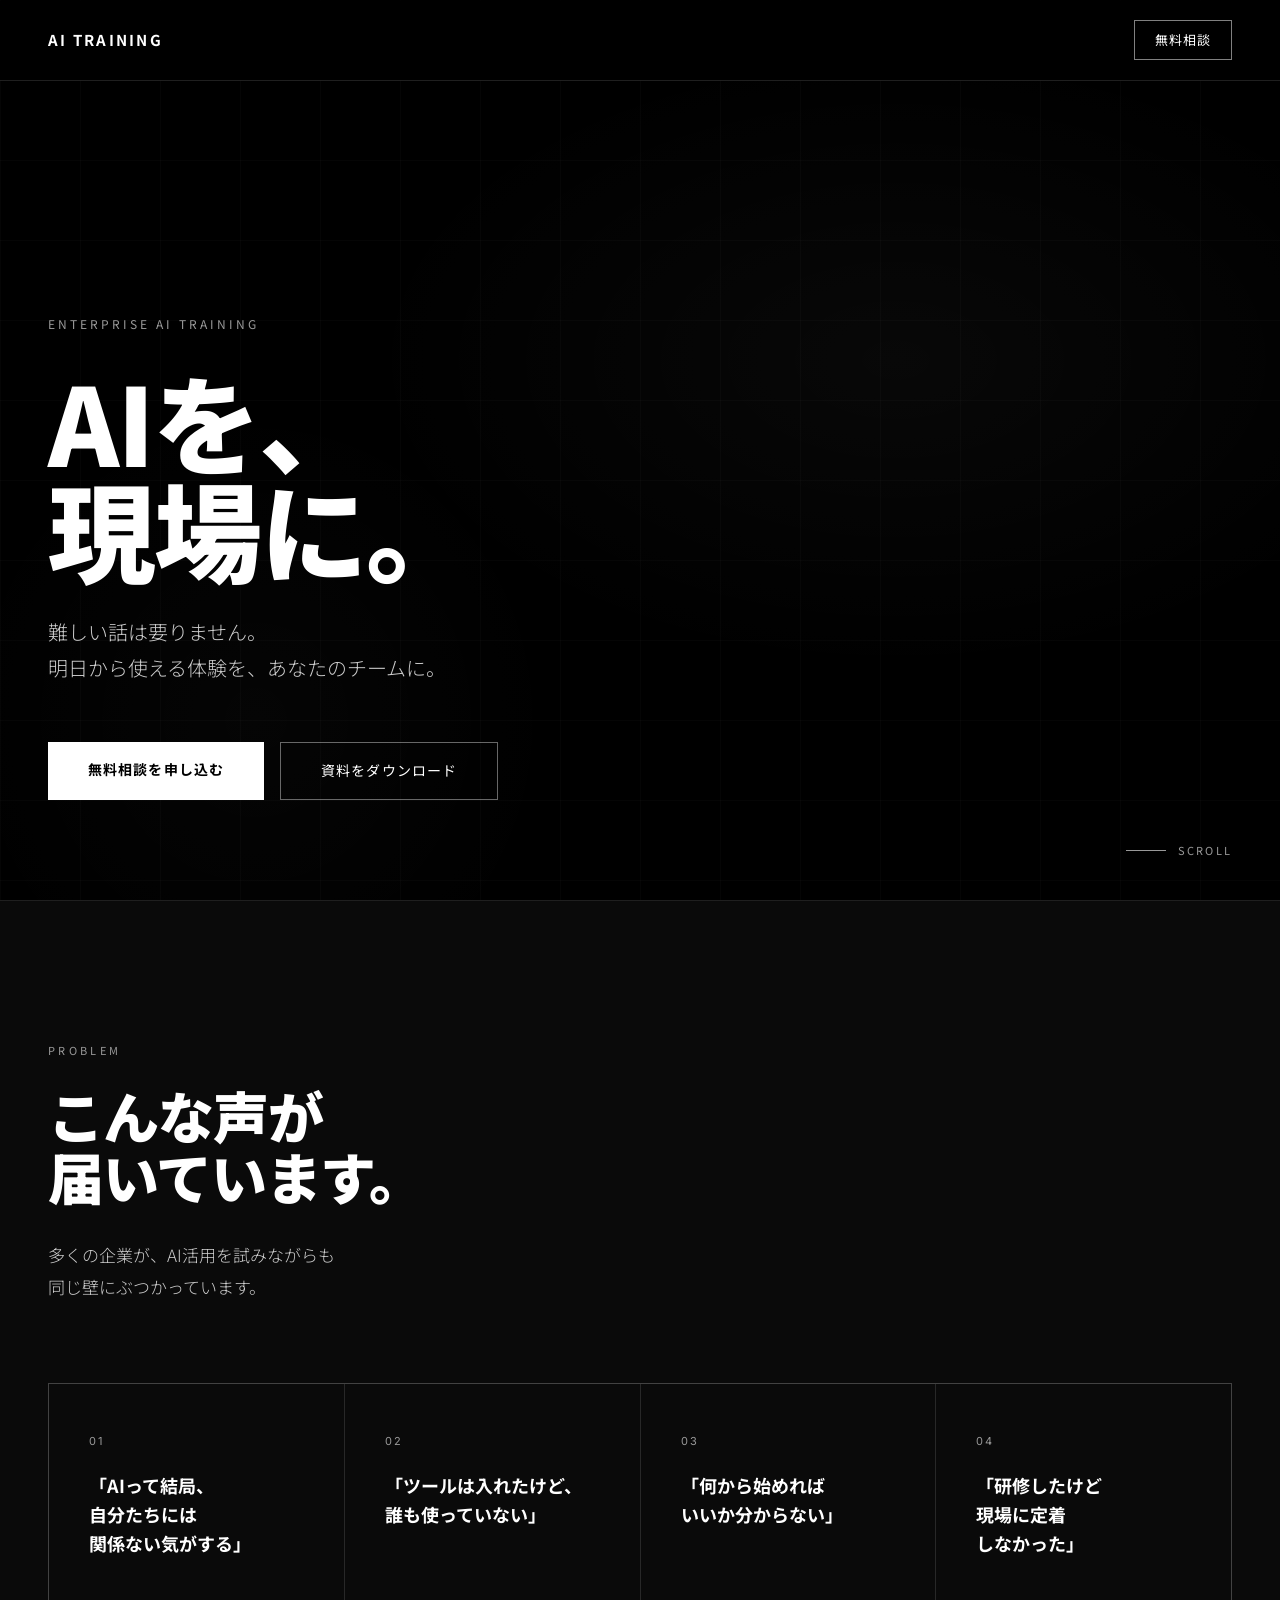
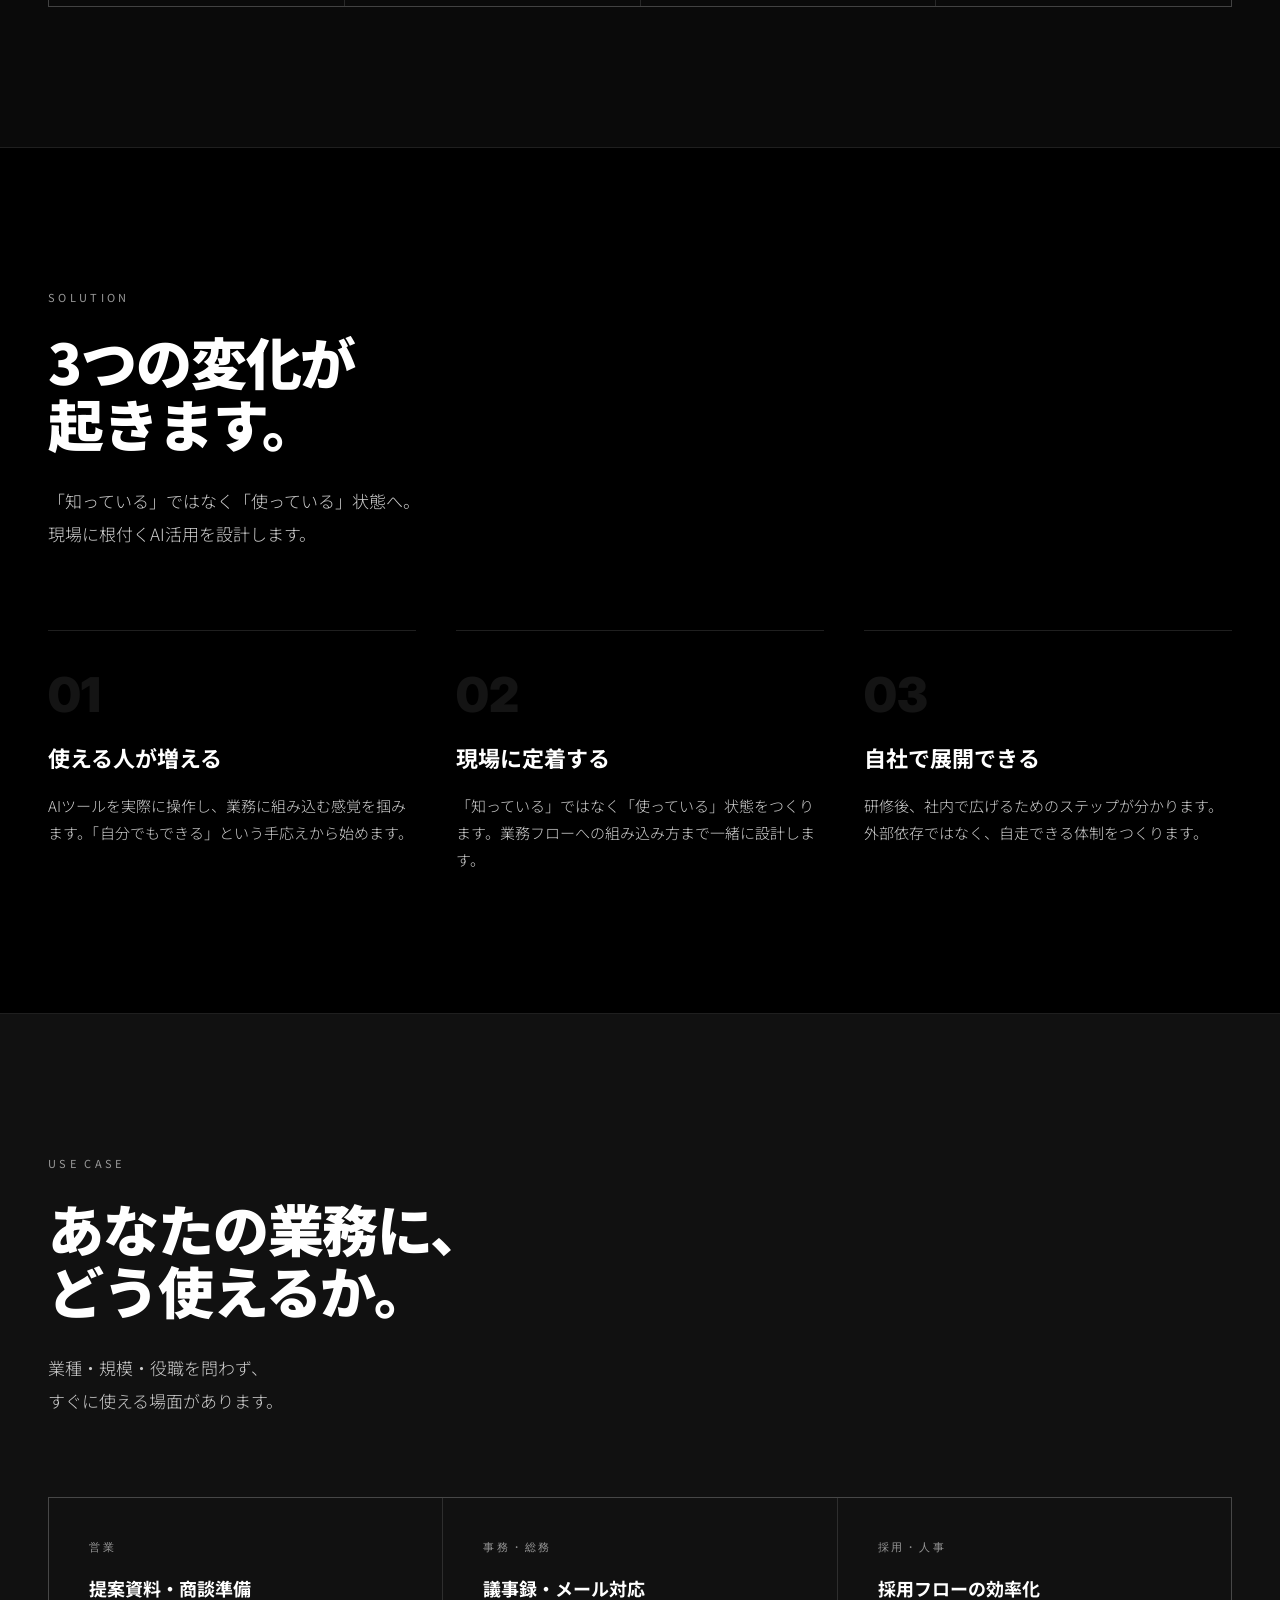
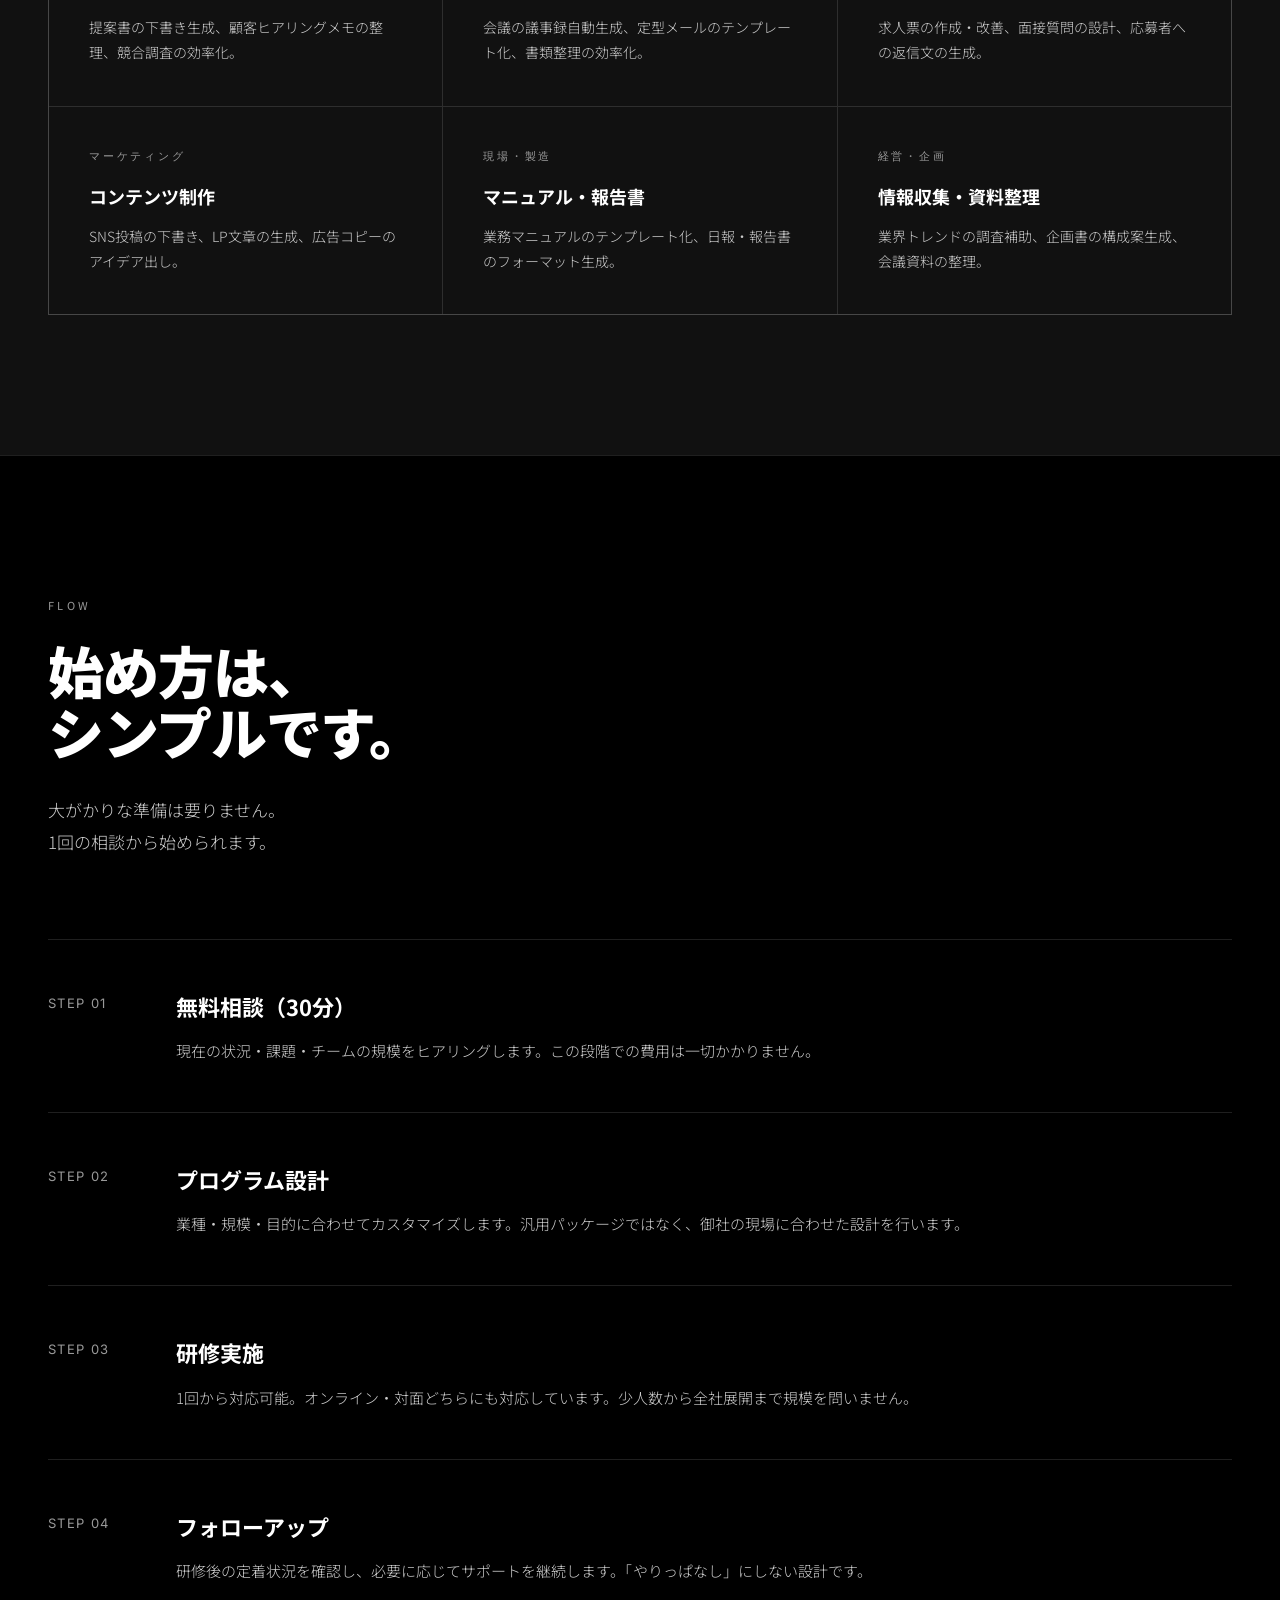
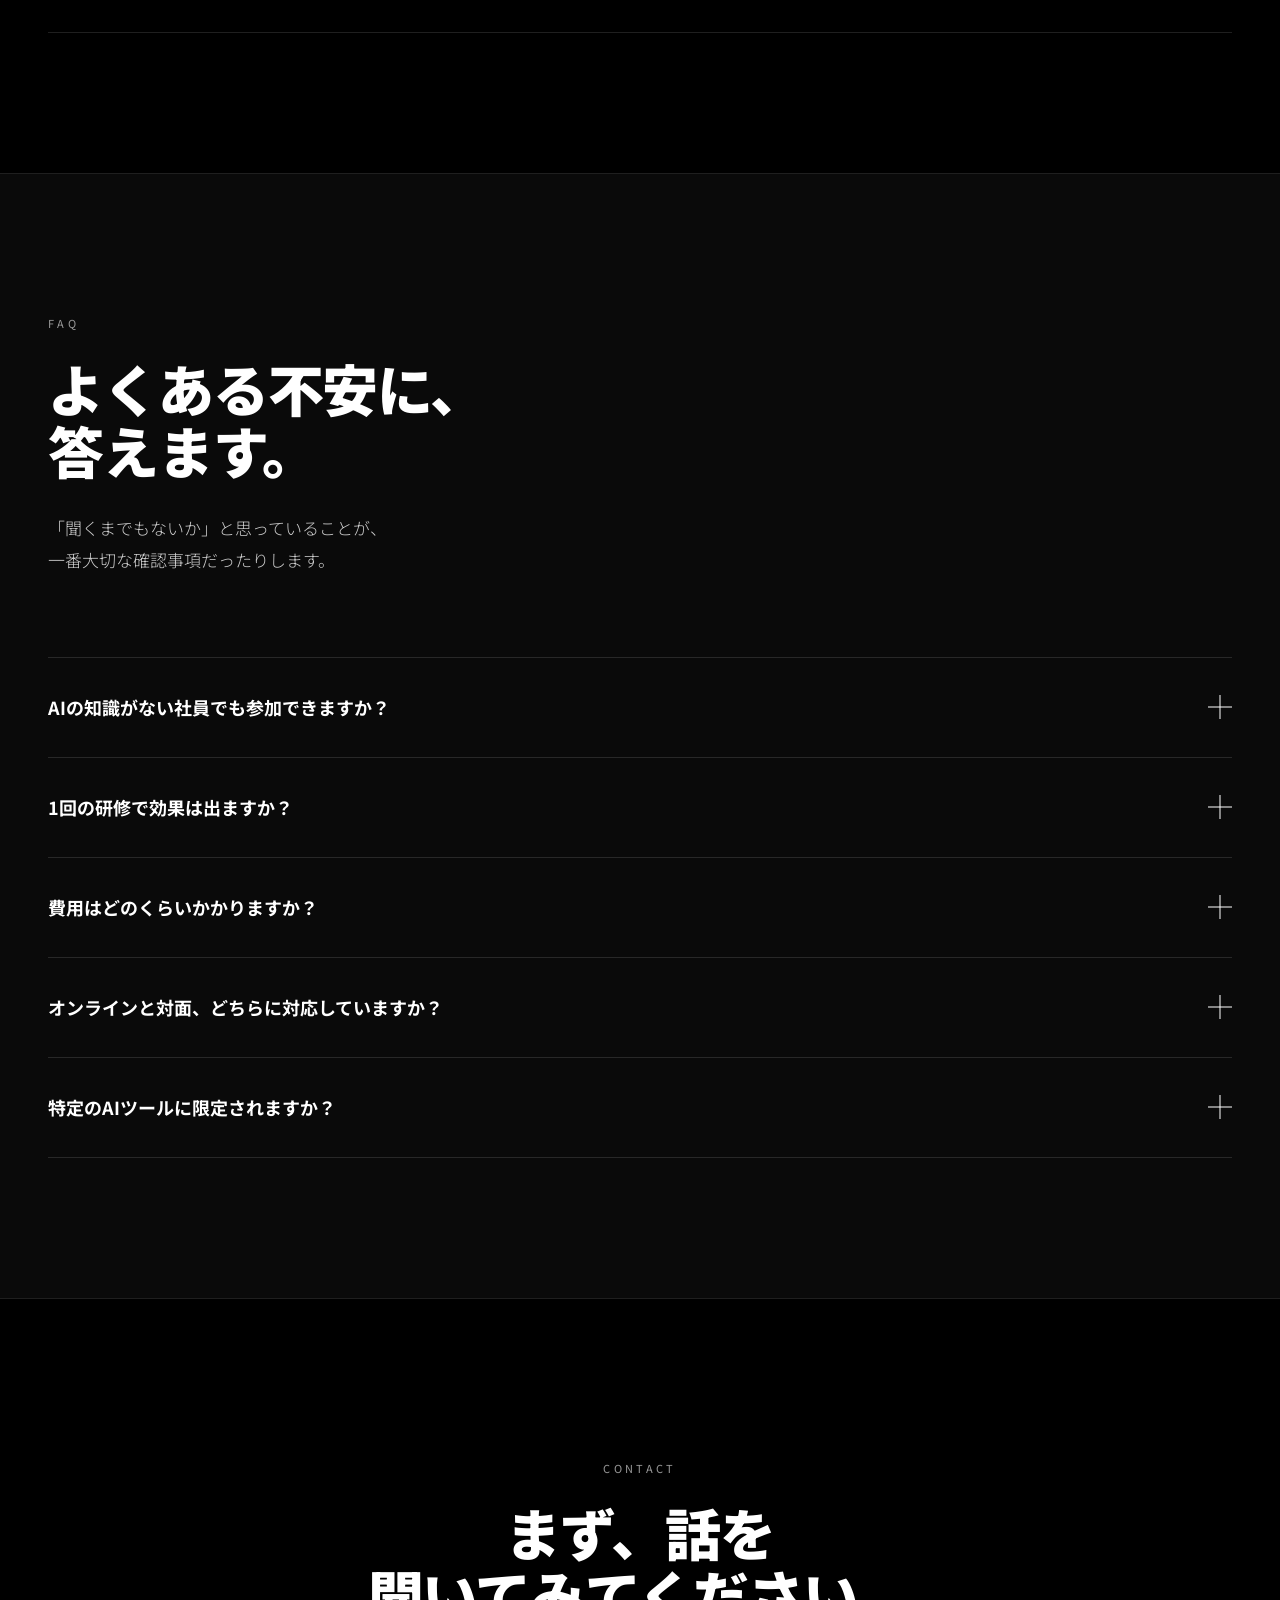
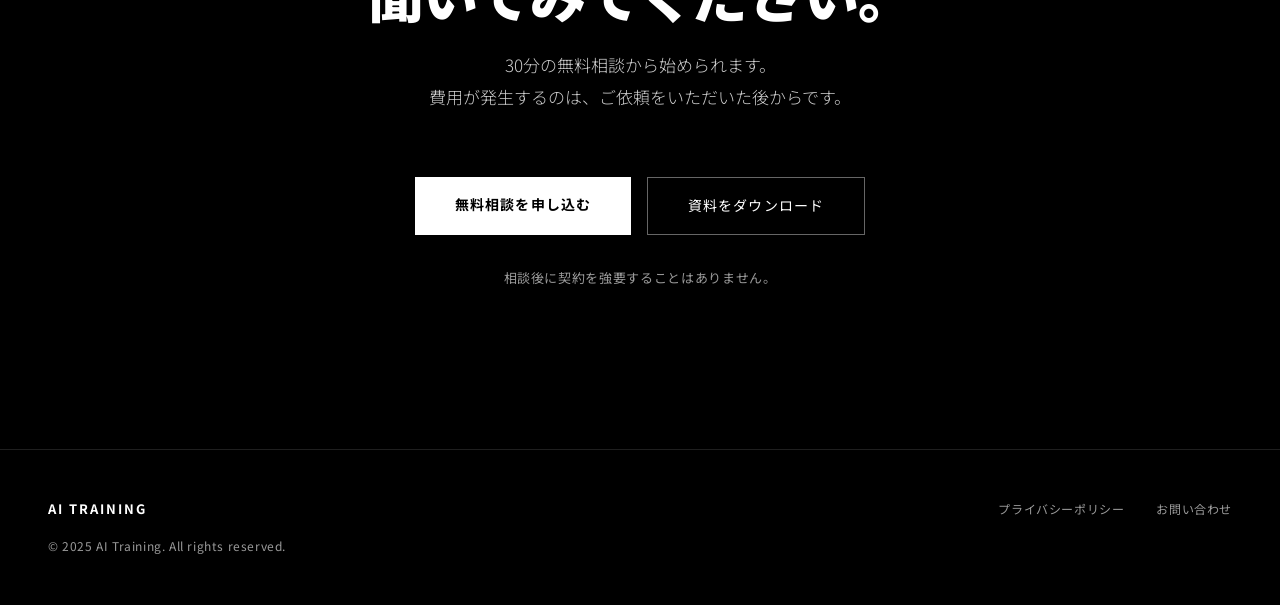
<file: 04_制作物/AI研修LP/index.html>
<!DOCTYPE html>
<html lang="ja">
<head>
  <meta charset="UTF-8">
  <meta name="viewport" content="width=device-width, initial-scale=1.0">
  <title>AI研修 | 現場で使えるAIを、あなたのチームに。</title>
  <link rel="preconnect" href="https://fonts.googleapis.com">
  <link href="https://fonts.googleapis.com/css2?family=Noto+Sans+JP:wght@300;400;700;900&family=Inter:wght@300;400;700;900&display=swap" rel="stylesheet">
  <style>
    *, *::before, *::after { box-sizing: border-box; margin: 0; padding: 0; }

    :root {
      --black: #000000;
      --black2: #0a0a0a;
      --black3: #111111;
      --white: #ffffff;
      --gray: #999999;
      --gray-light: #cccccc;
      --line: rgba(255,255,255,0.12);
    }

    html { scroll-behavior: smooth; }

    body {
      background: var(--black);
      color: var(--white);
      font-family: 'Noto Sans JP', 'Inter', sans-serif;
      font-weight: 400;
      line-height: 1.7;
      overflow-x: hidden;
    }

    /* ===== NAV ===== */
    nav {
      position: fixed;
      top: 0; left: 0; right: 0;
      z-index: 100;
      display: flex;
      justify-content: space-between;
      align-items: center;
      padding: 20px 48px;
      background: rgba(0,0,0,0.7);
      backdrop-filter: blur(12px);
      border-bottom: 1px solid var(--line);
    }

    .nav-logo {
      font-size: 15px;
      font-weight: 700;
      letter-spacing: 0.15em;
      text-transform: uppercase;
      color: var(--white);
      text-decoration: none;
    }

    .nav-cta {
      font-size: 13px;
      font-weight: 400;
      letter-spacing: 0.08em;
      color: var(--white);
      text-decoration: none;
      border: 1px solid rgba(255,255,255,0.5);
      padding: 8px 20px;
      transition: all 0.3s;
    }

    .nav-cta:hover {
      background: var(--white);
      color: var(--black);
    }

    /* ===== HERO ===== */
    #hero {
      min-height: 100vh;
      display: flex;
      flex-direction: column;
      justify-content: flex-end;
      align-items: flex-start;
      padding: 0 48px 100px;
      position: relative;
      background: var(--black);
      overflow: hidden;
    }

    .hero-bg {
      position: absolute;
      inset: 0;
      background:
        radial-gradient(ellipse 60% 50% at 70% 40%, rgba(255,255,255,0.03) 0%, transparent 70%),
        radial-gradient(ellipse 40% 60% at 20% 80%, rgba(255,255,255,0.02) 0%, transparent 60%);
      pointer-events: none;
    }

    .hero-grid {
      position: absolute;
      inset: 0;
      background-image:
        linear-gradient(rgba(255,255,255,0.02) 1px, transparent 1px),
        linear-gradient(90deg, rgba(255,255,255,0.02) 1px, transparent 1px);
      background-size: 80px 80px;
      pointer-events: none;
    }

    .hero-content { position: relative; z-index: 1; max-width: 900px; }

    .hero-label {
      font-size: 12px;
      letter-spacing: 0.25em;
      text-transform: uppercase;
      color: var(--gray);
      margin-bottom: 32px;
    }

    .hero-title {
      font-size: clamp(56px, 9vw, 108px);
      font-weight: 900;
      line-height: 1.0;
      letter-spacing: -0.02em;
      margin-bottom: 32px;
    }

    .hero-title span { display: block; }

    .hero-sub {
      font-size: clamp(16px, 2vw, 20px);
      font-weight: 300;
      color: var(--gray-light);
      line-height: 1.8;
      margin-bottom: 56px;
      max-width: 520px;
    }

    .hero-buttons { display: flex; gap: 16px; flex-wrap: wrap; }

    .btn-primary {
      display: inline-block;
      background: var(--white);
      color: var(--black);
      font-size: 14px;
      font-weight: 700;
      letter-spacing: 0.08em;
      padding: 16px 40px;
      text-decoration: none;
      transition: all 0.3s;
    }

    .btn-primary:hover { background: var(--gray-light); }

    .btn-secondary {
      display: inline-block;
      background: transparent;
      color: var(--white);
      font-size: 14px;
      font-weight: 400;
      letter-spacing: 0.08em;
      padding: 16px 40px;
      border: 1px solid rgba(255,255,255,0.4);
      text-decoration: none;
      transition: all 0.3s;
    }

    .btn-secondary:hover { border-color: var(--white); }

    .hero-scroll {
      position: absolute;
      bottom: 40px;
      right: 48px;
      font-size: 11px;
      letter-spacing: 0.2em;
      text-transform: uppercase;
      color: var(--gray);
      display: flex;
      align-items: center;
      gap: 12px;
    }

    .hero-scroll::before {
      content: '';
      display: block;
      width: 40px;
      height: 1px;
      background: var(--gray);
    }

    /* ===== SECTION COMMON ===== */
    section { padding: 140px 48px; }

    .section-label {
      font-size: 11px;
      letter-spacing: 0.3em;
      text-transform: uppercase;
      color: var(--gray);
      margin-bottom: 24px;
    }

    .section-title {
      font-size: clamp(32px, 5vw, 56px);
      font-weight: 900;
      line-height: 1.1;
      letter-spacing: -0.02em;
      margin-bottom: 32px;
    }

    .section-sub {
      font-size: 17px;
      font-weight: 300;
      color: var(--gray-light);
      line-height: 1.9;
      max-width: 600px;
      margin-bottom: 80px;
    }

    .divider {
      width: 100%;
      height: 1px;
      background: var(--line);
    }

    /* ===== PROBLEM ===== */
    #problem { background: var(--black2); }

    .problem-grid {
      display: grid;
      grid-template-columns: repeat(auto-fit, minmax(260px, 1fr));
      gap: 1px;
      background: var(--line);
      border: 1px solid var(--line);
      margin-top: 64px;
    }

    .problem-item {
      background: var(--black2);
      padding: 48px 40px;
    }

    .problem-num {
      font-size: 11px;
      letter-spacing: 0.2em;
      color: var(--gray);
      margin-bottom: 20px;
      font-family: 'Inter', sans-serif;
    }

    .problem-text {
      font-size: 18px;
      font-weight: 700;
      line-height: 1.6;
    }

    /* ===== SOLUTION ===== */
    #solution { background: var(--black); }

    .solution-grid {
      display: grid;
      grid-template-columns: repeat(auto-fit, minmax(280px, 1fr));
      gap: 40px;
      margin-top: 64px;
    }

    .solution-item {
      border-top: 1px solid var(--line);
      padding-top: 40px;
    }

    .solution-num {
      font-size: 48px;
      font-weight: 900;
      font-family: 'Inter', sans-serif;
      color: rgba(255,255,255,0.08);
      line-height: 1;
      margin-bottom: 20px;
    }

    .solution-title {
      font-size: 22px;
      font-weight: 700;
      margin-bottom: 16px;
    }

    .solution-desc {
      font-size: 15px;
      font-weight: 300;
      color: var(--gray-light);
      line-height: 1.8;
    }

    /* ===== USE CASE ===== */
    #usecase { background: var(--black3); }

    .usecase-grid {
      display: grid;
      grid-template-columns: repeat(auto-fit, minmax(300px, 1fr));
      gap: 1px;
      background: var(--line);
      border: 1px solid var(--line);
      margin-top: 64px;
    }

    .usecase-item {
      background: var(--black3);
      padding: 40px;
      transition: background 0.3s;
    }

    .usecase-item:hover { background: #1a1a1a; }

    .usecase-dept {
      font-size: 11px;
      letter-spacing: 0.25em;
      text-transform: uppercase;
      color: var(--gray);
      margin-bottom: 16px;
      font-family: 'Inter', sans-serif;
    }

    .usecase-title {
      font-size: 18px;
      font-weight: 700;
      margin-bottom: 12px;
    }

    .usecase-desc {
      font-size: 14px;
      font-weight: 300;
      color: var(--gray-light);
      line-height: 1.8;
    }

    /* ===== FLOW ===== */
    #flow { background: var(--black); }

    .flow-list {
      margin-top: 64px;
      display: flex;
      flex-direction: column;
      gap: 0;
    }

    .flow-item {
      display: grid;
      grid-template-columns: 80px 1fr;
      gap: 48px;
      padding: 48px 0;
      border-top: 1px solid var(--line);
      align-items: start;
    }

    .flow-item:last-child { border-bottom: 1px solid var(--line); }

    .flow-num {
      font-size: 13px;
      font-family: 'Inter', sans-serif;
      letter-spacing: 0.1em;
      color: var(--gray);
      padding-top: 4px;
    }

    .flow-content {}

    .flow-title {
      font-size: 22px;
      font-weight: 700;
      margin-bottom: 12px;
    }

    .flow-desc {
      font-size: 15px;
      font-weight: 300;
      color: var(--gray-light);
      line-height: 1.8;
    }

    /* ===== FAQ ===== */
    #faq { background: var(--black2); }

    .faq-list {
      margin-top: 64px;
      display: flex;
      flex-direction: column;
    }

    .faq-item {
      border-top: 1px solid var(--line);
      padding: 0;
      overflow: hidden;
    }

    .faq-item:last-child { border-bottom: 1px solid var(--line); }

    .faq-q {
      display: flex;
      justify-content: space-between;
      align-items: center;
      padding: 36px 0;
      cursor: pointer;
      gap: 24px;
    }

    .faq-q-text {
      font-size: 18px;
      font-weight: 700;
      line-height: 1.5;
    }

    .faq-icon {
      flex-shrink: 0;
      width: 24px;
      height: 24px;
      position: relative;
    }

    .faq-icon::before,
    .faq-icon::after {
      content: '';
      position: absolute;
      background: var(--white);
      transition: transform 0.3s;
    }

    .faq-icon::before {
      width: 100%; height: 1px;
      top: 50%; left: 0;
      transform: translateY(-50%);
    }

    .faq-icon::after {
      width: 1px; height: 100%;
      left: 50%; top: 0;
      transform: translateX(-50%);
    }

    .faq-item.open .faq-icon::after {
      transform: translateX(-50%) rotate(90deg);
      opacity: 0;
    }

    .faq-a {
      max-height: 0;
      overflow: hidden;
      transition: max-height 0.4s ease, padding 0.4s ease;
    }

    .faq-a-inner {
      font-size: 15px;
      font-weight: 300;
      color: var(--gray-light);
      line-height: 1.9;
      padding-bottom: 36px;
    }

    .faq-item.open .faq-a { max-height: 300px; }

    /* ===== CTA ===== */
    #cta {
      background: var(--black);
      text-align: center;
      padding: 160px 48px;
    }

    #cta .section-title { margin-bottom: 24px; }

    #cta .section-sub {
      margin: 0 auto 64px;
      text-align: center;
    }

    #cta .hero-buttons { justify-content: center; }

    .cta-note {
      margin-top: 32px;
      font-size: 13px;
      color: var(--gray);
      letter-spacing: 0.05em;
    }

    /* ===== FOOTER ===== */
    footer {
      background: var(--black);
      border-top: 1px solid var(--line);
      padding: 48px;
      display: flex;
      justify-content: space-between;
      align-items: center;
      flex-wrap: wrap;
      gap: 16px;
    }

    .footer-logo {
      font-size: 13px;
      font-weight: 700;
      letter-spacing: 0.15em;
      text-transform: uppercase;
    }

    .footer-links {
      display: flex;
      gap: 32px;
    }

    .footer-links a {
      font-size: 12px;
      color: var(--gray);
      text-decoration: none;
      letter-spacing: 0.05em;
      transition: color 0.3s;
    }

    .footer-links a:hover { color: var(--white); }

    .footer-copy {
      font-size: 12px;
      color: var(--gray);
      letter-spacing: 0.05em;
      width: 100%;
    }

    /* ===== RESPONSIVE ===== */
    @media (max-width: 768px) {
      nav { padding: 16px 24px; }
      section { padding: 100px 24px; }
      #hero { padding: 0 24px 80px; }
      .hero-scroll { right: 24px; }
      footer { padding: 32px 24px; }
      .flow-item { grid-template-columns: 48px 1fr; gap: 24px; }
      #cta { padding: 120px 24px; }
    }
  </style>
</head>
<body>

<!-- NAV -->
<nav>
  <a href="#" class="nav-logo">AI Training</a>
  <a href="#cta" class="nav-cta">無料相談</a>
</nav>

<!-- HERO -->
<section id="hero">
  <div class="hero-bg"></div>
  <div class="hero-grid"></div>
  <div class="hero-content">
    <p class="hero-label">Enterprise AI Training</p>
    <h1 class="hero-title">
      <span>AIを、</span>
      <span>現場に。</span>
    </h1>
    <p class="hero-sub">
      難しい話は要りません。<br>
      明日から使える体験を、あなたのチームに。
    </p>
    <div class="hero-buttons">
      <a href="#cta" class="btn-primary">無料相談を申し込む</a>
      <a href="#cta" class="btn-secondary">資料をダウンロード</a>
    </div>
  </div>
  <p class="hero-scroll">Scroll</p>
</section>

<div class="divider"></div>

<!-- PROBLEM -->
<section id="problem">
  <p class="section-label">Problem</p>
  <h2 class="section-title">こんな声が<br>届いています。</h2>
  <p class="section-sub">
    多くの企業が、AI活用を試みながらも<br>
    同じ壁にぶつかっています。
  </p>
  <div class="problem-grid">
    <div class="problem-item">
      <p class="problem-num">01</p>
      <p class="problem-text">「AIって結局、<br>自分たちには<br>関係ない気がする」</p>
    </div>
    <div class="problem-item">
      <p class="problem-num">02</p>
      <p class="problem-text">「ツールは入れたけど、<br>誰も使っていない」</p>
    </div>
    <div class="problem-item">
      <p class="problem-num">03</p>
      <p class="problem-text">「何から始めれば<br>いいか分からない」</p>
    </div>
    <div class="problem-item">
      <p class="problem-num">04</p>
      <p class="problem-text">「研修したけど<br>現場に定着<br>しなかった」</p>
    </div>
  </div>
</section>

<div class="divider"></div>

<!-- SOLUTION -->
<section id="solution">
  <p class="section-label">Solution</p>
  <h2 class="section-title">3つの変化が<br>起きます。</h2>
  <p class="section-sub">
    「知っている」ではなく「使っている」状態へ。<br>
    現場に根付くAI活用を設計します。
  </p>
  <div class="solution-grid">
    <div class="solution-item">
      <p class="solution-num">01</p>
      <h3 class="solution-title">使える人が増える</h3>
      <p class="solution-desc">AIツールを実際に操作し、業務に組み込む感覚を掴みます。「自分でもできる」という手応えから始めます。</p>
    </div>
    <div class="solution-item">
      <p class="solution-num">02</p>
      <h3 class="solution-title">現場に定着する</h3>
      <p class="solution-desc">「知っている」ではなく「使っている」状態をつくります。業務フローへの組み込み方まで一緒に設計します。</p>
    </div>
    <div class="solution-item">
      <p class="solution-num">03</p>
      <h3 class="solution-title">自社で展開できる</h3>
      <p class="solution-desc">研修後、社内で広げるためのステップが分かります。外部依存ではなく、自走できる体制をつくります。</p>
    </div>
  </div>
</section>

<div class="divider"></div>

<!-- USE CASE -->
<section id="usecase">
  <p class="section-label">Use Case</p>
  <h2 class="section-title">あなたの業務に、<br>どう使えるか。</h2>
  <p class="section-sub">
    業種・規模・役職を問わず、<br>
    すぐに使える場面があります。
  </p>
  <div class="usecase-grid">
    <div class="usecase-item">
      <p class="usecase-dept">営業</p>
      <h3 class="usecase-title">提案資料・商談準備</h3>
      <p class="usecase-desc">提案書の下書き生成、顧客ヒアリングメモの整理、競合調査の効率化。</p>
    </div>
    <div class="usecase-item">
      <p class="usecase-dept">事務・総務</p>
      <h3 class="usecase-title">議事録・メール対応</h3>
      <p class="usecase-desc">会議の議事録自動生成、定型メールのテンプレート化、書類整理の効率化。</p>
    </div>
    <div class="usecase-item">
      <p class="usecase-dept">採用・人事</p>
      <h3 class="usecase-title">採用フローの効率化</h3>
      <p class="usecase-desc">求人票の作成・改善、面接質問の設計、応募者への返信文の生成。</p>
    </div>
    <div class="usecase-item">
      <p class="usecase-dept">マーケティング</p>
      <h3 class="usecase-title">コンテンツ制作</h3>
      <p class="usecase-desc">SNS投稿の下書き、LP文章の生成、広告コピーのアイデア出し。</p>
    </div>
    <div class="usecase-item">
      <p class="usecase-dept">現場・製造</p>
      <h3 class="usecase-title">マニュアル・報告書</h3>
      <p class="usecase-desc">業務マニュアルのテンプレート化、日報・報告書のフォーマット生成。</p>
    </div>
    <div class="usecase-item">
      <p class="usecase-dept">経営・企画</p>
      <h3 class="usecase-title">情報収集・資料整理</h3>
      <p class="usecase-desc">業界トレンドの調査補助、企画書の構成案生成、会議資料の整理。</p>
    </div>
  </div>
</section>

<div class="divider"></div>

<!-- FLOW -->
<section id="flow">
  <p class="section-label">Flow</p>
  <h2 class="section-title">始め方は、<br>シンプルです。</h2>
  <p class="section-sub">
    大がかりな準備は要りません。<br>
    1回の相談から始められます。
  </p>
  <div class="flow-list">
    <div class="flow-item">
      <p class="flow-num">STEP 01</p>
      <div class="flow-content">
        <h3 class="flow-title">無料相談（30分）</h3>
        <p class="flow-desc">現在の状況・課題・チームの規模をヒアリングします。この段階での費用は一切かかりません。</p>
      </div>
    </div>
    <div class="flow-item">
      <p class="flow-num">STEP 02</p>
      <div class="flow-content">
        <h3 class="flow-title">プログラム設計</h3>
        <p class="flow-desc">業種・規模・目的に合わせてカスタマイズします。汎用パッケージではなく、御社の現場に合わせた設計を行います。</p>
      </div>
    </div>
    <div class="flow-item">
      <p class="flow-num">STEP 03</p>
      <div class="flow-content">
        <h3 class="flow-title">研修実施</h3>
        <p class="flow-desc">1回から対応可能。オンライン・対面どちらにも対応しています。少人数から全社展開まで規模を問いません。</p>
      </div>
    </div>
    <div class="flow-item">
      <p class="flow-num">STEP 04</p>
      <div class="flow-content">
        <h3 class="flow-title">フォローアップ</h3>
        <p class="flow-desc">研修後の定着状況を確認し、必要に応じてサポートを継続します。「やりっぱなし」にしない設計です。</p>
      </div>
    </div>
  </div>
</section>

<div class="divider"></div>

<!-- FAQ -->
<section id="faq">
  <p class="section-label">FAQ</p>
  <h2 class="section-title">よくある不安に、<br>答えます。</h2>
  <p class="section-sub">
    「聞くまでもないか」と思っていることが、<br>
    一番大切な確認事項だったりします。
  </p>
  <div class="faq-list">
    <div class="faq-item">
      <div class="faq-q">
        <p class="faq-q-text">AIの知識がない社員でも参加できますか？</p>
        <span class="faq-icon"></span>
      </div>
      <div class="faq-a">
        <p class="faq-a-inner">はい。前提知識は不要です。「触ったことがない」「スマホは使えるけどPCは苦手」という方でも参加できる設計にしています。全員が同じスタートラインから始められます。</p>
      </div>
    </div>
    <div class="faq-item">
      <div class="faq-q">
        <p class="faq-q-text">1回の研修で効果は出ますか？</p>
        <span class="faq-icon"></span>
      </div>
      <div class="faq-a">
        <p class="faq-a-inner">1回で「使い始める」ことはできます。ただし、定着には継続的な実践が必要です。そのため、研修後のフォローアップも含めた設計を推奨しています。</p>
      </div>
    </div>
    <div class="faq-item">
      <div class="faq-q">
        <p class="faq-q-text">費用はどのくらいかかりますか？</p>
        <span class="faq-icon"></span>
      </div>
      <div class="faq-a">
        <p class="faq-a-inner">参加人数・実施回数・カスタマイズの範囲によって変わります。まず無料相談でヒアリングをさせてください。その後、具体的なお見積もりをご提示します。</p>
      </div>
    </div>
    <div class="faq-item">
      <div class="faq-q">
        <p class="faq-q-text">オンラインと対面、どちらに対応していますか？</p>
        <span class="faq-icon"></span>
      </div>
      <div class="faq-a">
        <p class="faq-a-inner">どちらにも対応しています。拠点が複数ある場合や、リモートワーク中心のチームにもオンラインで対応可能です。ご希望の形式をお聞かせください。</p>
      </div>
    </div>
    <div class="faq-item">
      <div class="faq-q">
        <p class="faq-q-text">特定のAIツールに限定されますか？</p>
        <span class="faq-icon"></span>
      </div>
      <div class="faq-a">
        <p class="faq-a-inner">いいえ。特定のツールに縛られない設計にしています。すでに社内で使っているツールがあれば、それに合わせてプログラムを組むことも可能です。</p>
      </div>
    </div>
  </div>
</section>

<div class="divider"></div>

<!-- CTA -->
<section id="cta">
  <p class="section-label">Contact</p>
  <h2 class="section-title">まず、話を<br>聞いてみてください。</h2>
  <p class="section-sub">
    30分の無料相談から始められます。<br>
    費用が発生するのは、ご依頼をいただいた後からです。
  </p>
  <div class="hero-buttons">
    <a href="#" class="btn-primary">無料相談を申し込む</a>
    <a href="#" class="btn-secondary">資料をダウンロード</a>
  </div>
  <p class="cta-note">相談後に契約を強要することはありません。</p>
</section>

<!-- FOOTER -->
<footer>
  <p class="footer-logo">AI Training</p>
  <div class="footer-links">
    <a href="#">プライバシーポリシー</a>
    <a href="#">お問い合わせ</a>
  </div>
  <p class="footer-copy">© 2025 AI Training. All rights reserved.</p>
</footer>

<script>
  // FAQ accordion
  document.querySelectorAll('.faq-q').forEach(q => {
    q.addEventListener('click', () => {
      const item = q.parentElement;
      const isOpen = item.classList.contains('open');
      document.querySelectorAll('.faq-item').forEach(i => i.classList.remove('open'));
      if (!isOpen) item.classList.add('open');
    });
  });

  // Nav scroll effect
  window.addEventListener('scroll', () => {
    const nav = document.querySelector('nav');
    if (window.scrollY > 60) {
      nav.style.background = 'rgba(0,0,0,0.95)';
    } else {
      nav.style.background = 'rgba(0,0,0,0.7)';
    }
  });
</script>

</body>
</html>
</file>
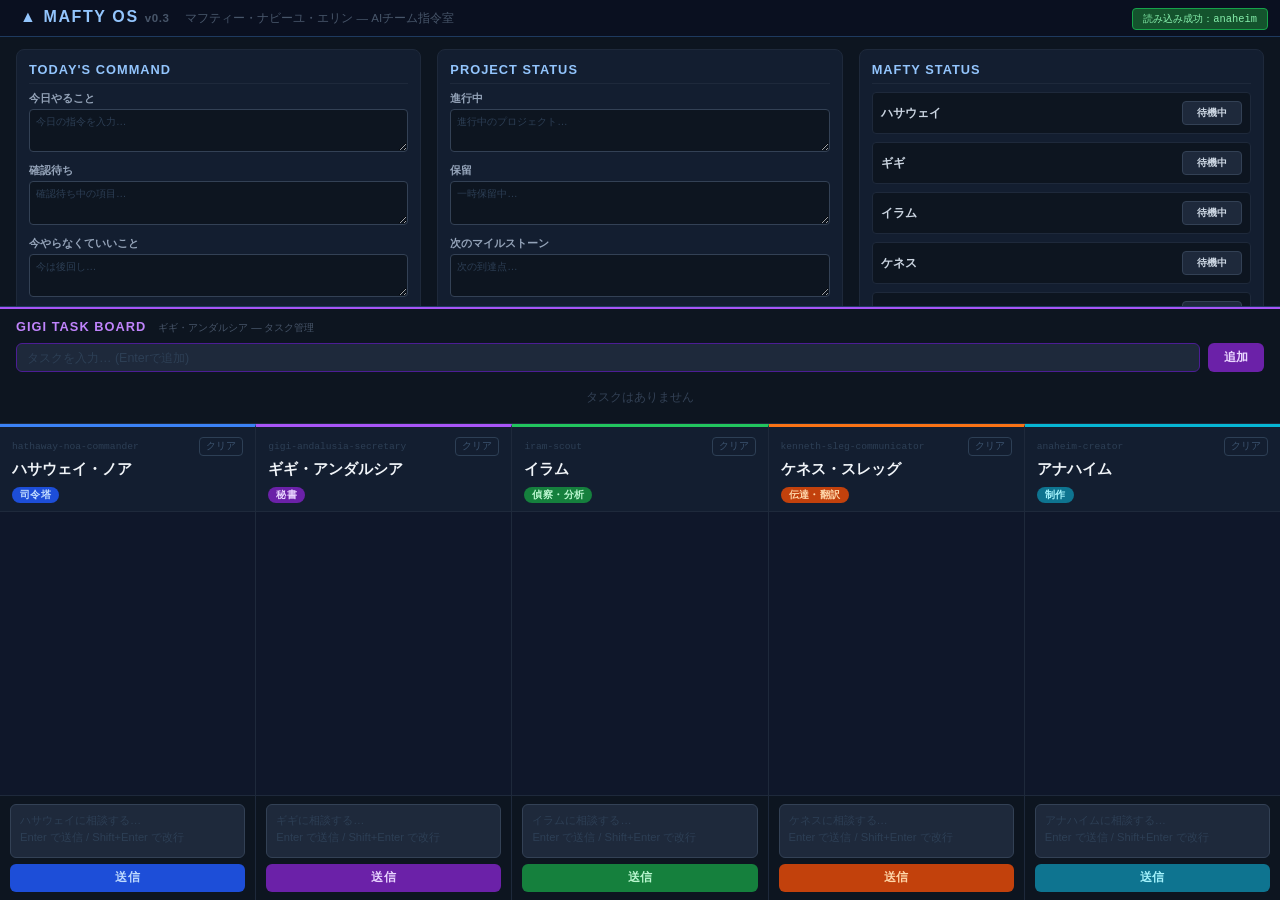
<file: 04_制作物/mafty-os-v01/index.html>
<!DOCTYPE html>
<html lang="ja">
<head>
  <meta charset="UTF-8">
  <meta name="viewport" content="width=device-width, initial-scale=1.0">
  <title>MAFTY OS v0.1</title>
  <link rel="stylesheet" href="style.css">
</head>
<body>

  <header class="os-header">
    <h1 class="os-title">&#9650; MAFTY OS <span class="os-version">v0.3</span></h1>
    <p class="os-sub">マフティー・ナビーユ・エリン &mdash; AIチーム指令室</p>
    <div class="export-dropdown" id="export-dropdown">
      <button id="export-btn" class="export-btn">EXPORT LOG &#9660;</button>
      <div class="export-panel" id="export-panel">
        <label class="export-check-label"><input type="checkbox" id="exp-dashboard"> ダッシュボード</label>
        <label class="export-check-label"><input type="checkbox" id="exp-gigiTasks"> GIGI TASK BOARD</label>
        <label class="export-check-label"><input type="checkbox" id="exp-hathaway"> ハサウェイ</label>
        <label class="export-check-label"><input type="checkbox" id="exp-gigi"> ギギ</label>
        <label class="export-check-label"><input type="checkbox" id="exp-iram"> イラム</label>
        <label class="export-check-label"><input type="checkbox" id="exp-kenneth"> ケネス</label>
        <label class="export-check-label"><input type="checkbox" id="exp-anaheim"> アナハイム</label>
        <button id="export-run-btn" class="export-run-btn">エクスポート実行</button>
      </div>
    </div>
  </header>

  <!-- Dashboard Section -->
  <section class="dashboard">
    <div class="dashboard-grid">
      <!-- TODAY'S COMMAND -->
      <div class="dashboard-panel">
        <h3 class="dashboard-title">TODAY'S COMMAND</h3>
        <div class="dashboard-item">
          <label>今日やること</label>
          <textarea id="dash-today-command" placeholder="今日の指令を入力…" rows="2"></textarea>
        </div>
        <div class="dashboard-item">
          <label>確認待ち</label>
          <textarea id="dash-waiting" placeholder="確認待ち中の項目…" rows="2"></textarea>
        </div>
        <div class="dashboard-item">
          <label>今やらなくていいこと</label>
          <textarea id="dash-later" placeholder="今は後回し…" rows="2"></textarea>
        </div>
        <div class="dashboard-item">
          <label>今日の一手</label>
          <textarea id="dash-one-step" placeholder="今すぐやる最小一手…" rows="2"></textarea>
        </div>
      </div>

      <!-- PROJECT STATUS -->
      <div class="dashboard-panel">
        <h3 class="dashboard-title">PROJECT STATUS</h3>
        <div class="dashboard-item">
          <label>進行中</label>
          <textarea id="dash-project-running" placeholder="進行中のプロジェクト…" rows="2"></textarea>
        </div>
        <div class="dashboard-item">
          <label>保留</label>
          <textarea id="dash-project-hold" placeholder="一時保留中…" rows="2"></textarea>
        </div>
        <div class="dashboard-item">
          <label>次のマイルストーン</label>
          <textarea id="dash-next-milestone" placeholder="次の到達点…" rows="2"></textarea>
        </div>
      </div>

      <!-- MAFTY STATUS -->
      <div class="dashboard-panel">
        <h3 class="dashboard-title">MAFTY STATUS</h3>
        <div class="mafty-status-list">
          <div class="mafty-status-item">
            <span class="agent-name">ハサウェイ</span>
            <button class="status-btn" data-agent="hathaway" data-status="待機中">待機中</button>
          </div>
          <div class="mafty-status-item">
            <span class="agent-name">ギギ</span>
            <button class="status-btn" data-agent="gigi" data-status="待機中">待機中</button>
          </div>
          <div class="mafty-status-item">
            <span class="agent-name">イラム</span>
            <button class="status-btn" data-agent="iram" data-status="待機中">待機中</button>
          </div>
          <div class="mafty-status-item">
            <span class="agent-name">ケネス</span>
            <button class="status-btn" data-agent="kenneth" data-status="待機中">待機中</button>
          </div>
          <div class="mafty-status-item">
            <span class="agent-name">アナハイム</span>
            <button class="status-btn" data-agent="anaheim" data-status="待機中">待機中</button>
          </div>
        </div>
      </div>
    </div>
  </section>

  <!-- GIGI TASK BOARD -->
  <section class="gigi-tasks">
    <div class="gigi-tasks-header">
      <h3 class="gigi-tasks-title">GIGI TASK BOARD</h3>
      <span class="gigi-tasks-sub">ギギ・アンダルシア &mdash; タスク管理</span>
    </div>
    <div class="gigi-tasks-input-row">
      <input type="text" id="gigi-task-input" class="gigi-task-input"
        placeholder="タスクを入力… (Enterで追加)" maxlength="100">
      <button id="gigi-task-add-btn" class="gigi-task-add-btn">追加</button>
    </div>
    <div id="gigi-task-list" class="gigi-task-list"></div>
  </section>

  <div class="columns">

    <!-- ハサウェイ -->
    <section class="agent-col col--hathaway">
      <div class="col-header">
        <div class="col-header-top">
          <code class="col-agent-id">hathaway-noa-commander</code>
          <button class="clear-btn" data-agent="hathaway">クリア</button>
        </div>
        <h2 class="col-name">ハサウェイ・ノア</h2>
        <span class="col-badge">司令塔</span>
      </div>
      <div class="chat-history" id="history-hathaway"></div>
      <div class="chat-input-area">
        <textarea class="chat-input" id="input-hathaway"
          placeholder="ハサウェイに相談する…&#10;Enter で送信 / Shift+Enter で改行"></textarea>
        <button class="send-btn" data-agent="hathaway">送信</button>
      </div>
    </section>

    <!-- ギギ -->
    <section class="agent-col col--gigi">
      <div class="col-header">
        <div class="col-header-top">
          <code class="col-agent-id">gigi-andalusia-secretary</code>
          <button class="clear-btn" data-agent="gigi">クリア</button>
        </div>
        <h2 class="col-name">ギギ・アンダルシア</h2>
        <span class="col-badge">秘書</span>
      </div>
      <div class="chat-history" id="history-gigi"></div>
      <div class="chat-input-area">
        <textarea class="chat-input" id="input-gigi"
          placeholder="ギギに相談する…&#10;Enter で送信 / Shift+Enter で改行"></textarea>
        <button class="send-btn" data-agent="gigi">送信</button>
      </div>
    </section>

    <!-- イラム -->
    <section class="agent-col col--iram">
      <div class="col-header">
        <div class="col-header-top">
          <code class="col-agent-id">iram-scout</code>
          <button class="clear-btn" data-agent="iram">クリア</button>
        </div>
        <h2 class="col-name">イラム</h2>
        <span class="col-badge">偵察・分析</span>
      </div>
      <div class="chat-history" id="history-iram"></div>
      <div class="chat-input-area">
        <textarea class="chat-input" id="input-iram"
          placeholder="イラムに相談する…&#10;Enter で送信 / Shift+Enter で改行"></textarea>
        <button class="send-btn" data-agent="iram">送信</button>
      </div>
    </section>

    <!-- ケネス -->
    <section class="agent-col col--kenneth">
      <div class="col-header">
        <div class="col-header-top">
          <code class="col-agent-id">kenneth-sleg-communicator</code>
          <button class="clear-btn" data-agent="kenneth">クリア</button>
        </div>
        <h2 class="col-name">ケネス・スレッグ</h2>
        <span class="col-badge">伝達・翻訳</span>
      </div>
      <div class="chat-history" id="history-kenneth"></div>
      <div class="chat-input-area">
        <textarea class="chat-input" id="input-kenneth"
          placeholder="ケネスに相談する…&#10;Enter で送信 / Shift+Enter で改行"></textarea>
        <button class="send-btn" data-agent="kenneth">送信</button>
      </div>
    </section>

    <!-- アナハイム -->
    <section class="agent-col col--anaheim">
      <div class="col-header">
        <div class="col-header-top">
          <code class="col-agent-id">anaheim-creator</code>
          <button class="clear-btn" data-agent="anaheim">クリア</button>
        </div>
        <h2 class="col-name">アナハイム</h2>
        <span class="col-badge">制作</span>
      </div>
      <div class="chat-history" id="history-anaheim"></div>
      <div class="chat-input-area">
        <textarea class="chat-input" id="input-anaheim"
          placeholder="アナハイムに相談する…&#10;Enter で送信 / Shift+Enter で改行"></textarea>
        <button class="send-btn" data-agent="anaheim">送信</button>
      </div>
    </section>

  </div>

  <div id="mafty-debug" class="mafty-debug"></div>

  <script src="agents.js"></script>
  <script src="chat.js"></script>
</body>
</html>
</file>
<file: 04_制作物/mafty-os-v01/style.css>
/* ── Reset & Base ── */
*, *::before, *::after {
  box-sizing: border-box;
  margin: 0;
  padding: 0;
}

html, body {
  height: 100%;
  overflow: hidden;
}

body {
  font-family: 'Segoe UI', 'Hiragino Sans', 'Meiryo', sans-serif;
  background: #0f172a;
  color: #e2e8f0;
  display: flex;
  flex-direction: column;
}

/* ── OS Header ── */
.os-header {
  flex-shrink: 0;
  background: #0a1020;
  border-bottom: 1px solid #1e3a5f;
  padding: 8px 20px;
  display: flex;
  align-items: baseline;
  gap: 16px;
}

.os-title {
  font-size: 1rem;
  font-weight: 700;
  color: #93c5fd;
  letter-spacing: 0.1em;
}

.os-version {
  font-size: 0.72rem;
  color: #475569;
  letter-spacing: 0.05em;
}

.os-sub {
  font-size: 0.72rem;
  color: #475569;
}

.export-dropdown {
  margin-left: auto;
  flex-shrink: 0;
  align-self: center;
  position: relative;
}

.export-btn {
  background: none;
  border: 1px solid #1e3a5f;
  border-radius: 4px;
  color: #475569;
  font-size: 0.65rem;
  font-weight: 600;
  padding: 3px 10px;
  cursor: pointer;
  letter-spacing: 0.05em;
  transition: border-color 0.15s, color 0.15s;
}

.export-btn:hover,
.export-btn.export-btn--open {
  border-color: #93c5fd;
  color: #93c5fd;
}

.export-panel {
  display: none;
  position: absolute;
  top: calc(100% + 6px);
  right: 0;
  background: #131e30;
  border: 1px solid #1e3a5f;
  border-radius: 6px;
  padding: 10px 12px;
  min-width: 180px;
  z-index: 100;
  flex-direction: column;
  gap: 6px;
}

.export-panel.export-panel--open {
  display: flex;
}

.export-check-label {
  display: flex;
  align-items: center;
  gap: 6px;
  font-size: 0.72rem;
  color: #94a3b8;
  cursor: pointer;
  user-select: none;
}

.export-check-label:hover {
  color: #e2e8f0;
}

.export-check-label input[type="checkbox"] {
  accent-color: #3b82f6;
  cursor: pointer;
}

.export-run-btn {
  margin-top: 4px;
  background: #1d4ed8;
  color: #bfdbfe;
  border: none;
  border-radius: 4px;
  font-size: 0.7rem;
  font-weight: 600;
  padding: 5px 0;
  cursor: pointer;
  transition: filter 0.15s;
}

.export-run-btn:hover {
  filter: brightness(1.2);
}

/* ── Dashboard Section ── */
.dashboard {
  flex-shrink: 0;
  background: #0d1520;
  border-bottom: 1px solid #1e3a5f;
  padding: 12px 16px;
  overflow-y: auto;
  max-height: 30vh;
}

.dashboard-grid {
  display: grid;
  grid-template-columns: repeat(3, 1fr);
  gap: 16px;
}

.dashboard-panel {
  background: #131e30;
  border: 1px solid #1e293b;
  border-radius: 8px;
  padding: 12px;
}

.dashboard-title {
  font-size: 0.8rem;
  font-weight: 700;
  color: #93c5fd;
  margin-bottom: 8px;
  letter-spacing: 0.08em;
  text-transform: uppercase;
  border-bottom: 1px solid #1e293b;
  padding-bottom: 6px;
}

.dashboard-item {
  margin-bottom: 8px;
}

.dashboard-item:last-child {
  margin-bottom: 0;
}

.dashboard-item label {
  display: block;
  font-size: 0.68rem;
  color: #94a3b8;
  margin-bottom: 3px;
  font-weight: 600;
}

.dashboard-item textarea {
  width: 100%;
  background: #0d1520;
  border: 1px solid #334155;
  border-radius: 4px;
  color: #e2e8f0;
  font-size: 0.7rem;
  padding: 5px 6px;
  font-family: 'Segoe UI', 'Hiragino Sans', 'Meiryo', sans-serif;
  resize: vertical;
  max-height: 50px;
  line-height: 1.4;
  transition: border-color 0.15s;
}

.dashboard-item textarea:focus {
  outline: none;
  border-color: #3b82f6;
  background: #1a2639;
}

.dashboard-item textarea::placeholder {
  color: #2d3f55;
  font-size: 0.65rem;
}

.mafty-status-list {
  display: flex;
  flex-direction: column;
  gap: 8px;
}

.mafty-status-item {
  display: flex;
  justify-content: space-between;
  align-items: center;
  padding: 8px;
  background: #0d1520;
  border-radius: 4px;
  border: 1px solid #1e293b;
}

.agent-name {
  font-size: 0.75rem;
  font-weight: 600;
  color: #cbd5e1;
}

.status-btn {
  font-size: 0.65rem;
  padding: 4px 10px;
  border: 1px solid #334155;
  border-radius: 4px;
  background: #1e293b;
  color: #cbd5e1;
  cursor: pointer;
  font-weight: 600;
  transition: all 0.15s;
  min-width: 60px;
}

.status-btn:hover {
  border-color: #475569;
  color: #f1f5f9;
  background: #334155;
}

.status-btn.status--working {
  background: #3b82f6;
  color: #dbeafe;
  border-color: #1d4ed8;
}

.status-btn.status--done {
  background: #22c55e;
  color: #dcfce7;
  border-color: #15803d;
}

/* ── GIGI TASK BOARD ── */
.gigi-tasks {
  flex-shrink: 0;
  background: #0d1520;
  border-top: 2px solid #a855f7;
  border-bottom: 1px solid #1e293b;
  padding: 10px 16px;
  max-height: 26vh;
  overflow-y: auto;
}

.gigi-tasks::-webkit-scrollbar {
  width: 3px;
}

.gigi-tasks::-webkit-scrollbar-thumb {
  background: #334155;
  border-radius: 2px;
}

.gigi-tasks-header {
  display: flex;
  align-items: baseline;
  gap: 12px;
  margin-bottom: 8px;
}

.gigi-tasks-title {
  font-size: 0.8rem;
  font-weight: 700;
  color: #c084fc;
  letter-spacing: 0.08em;
  text-transform: uppercase;
}

.gigi-tasks-sub {
  font-size: 0.65rem;
  color: #475569;
}

.gigi-tasks-input-row {
  display: flex;
  gap: 8px;
  margin-bottom: 10px;
}

.gigi-task-input {
  flex: 1;
  background: #1e293b;
  border: 1px solid #4c1d95;
  border-radius: 6px;
  color: #e2e8f0;
  font-size: 0.78rem;
  padding: 6px 10px;
  font-family: 'Segoe UI', 'Hiragino Sans', 'Meiryo', sans-serif;
  transition: border-color 0.15s;
}

.gigi-task-input:focus {
  outline: none;
  border-color: #a855f7;
}

.gigi-task-input::placeholder {
  color: #2d3f55;
}

.gigi-task-add-btn {
  flex-shrink: 0;
  background: #6b21a8;
  color: #e9d5ff;
  border: none;
  border-radius: 6px;
  font-size: 0.76rem;
  font-weight: 600;
  padding: 6px 16px;
  cursor: pointer;
  transition: filter 0.15s;
}

.gigi-task-add-btn:hover {
  filter: brightness(1.2);
}

.gigi-task-list {
  display: flex;
  flex-direction: column;
  gap: 6px;
}

.gigi-tasks-empty {
  font-size: 0.72rem;
  color: #334155;
  text-align: center;
  padding: 8px 0;
}

.gigi-task-item {
  display: flex;
  align-items: center;
  gap: 8px;
  background: #131e30;
  border: 1px solid #1e293b;
  border-radius: 6px;
  padding: 8px 10px;
}

.task-status-btn {
  flex-shrink: 0;
  font-size: 0.65rem;
  padding: 3px 10px;
  border: 1px solid #334155;
  border-radius: 4px;
  background: #1e293b;
  color: #94a3b8;
  cursor: pointer;
  font-weight: 600;
  transition: all 0.15s;
  min-width: 62px;
  text-align: center;
}

.task-status-btn:hover {
  border-color: #475569;
}

.task-status-btn.task-status--working {
  background: #3b82f6;
  color: #dbeafe;
  border-color: #1d4ed8;
}

.task-status-btn.task-status--done {
  background: #22c55e;
  color: #dcfce7;
  border-color: #15803d;
}

.gigi-task-text {
  flex: 1;
  font-size: 0.78rem;
  color: #cbd5e1;
  min-width: 0;
  word-break: break-word;
}

.gigi-task-text--done {
  color: #475569;
  text-decoration: line-through;
}

.gigi-task-delete-btn {
  flex-shrink: 0;
  background: none;
  border: 1px solid #2d3f55;
  border-radius: 4px;
  color: #3d5470;
  font-size: 0.6rem;
  padding: 2px 6px;
  cursor: pointer;
  transition: border-color 0.15s, color 0.15s;
}

.gigi-task-delete-btn:hover {
  border-color: #ef4444;
  color: #ef4444;
}

/* ── 5 Columns layout ── */
.columns {
  display: flex;
  flex: 1;
  overflow: hidden;
  min-height: 0;
}

/* ── Agent column ── */
.agent-col {
  flex: 1;
  display: flex;
  flex-direction: column;
  border-right: 1px solid #1e293b;
  overflow: hidden;
  min-width: 0;
  border-top: 3px solid transparent;
}

.agent-col:last-child {
  border-right: none;
}

.col--hathaway { border-top-color: #3b82f6; }
.col--gigi      { border-top-color: #a855f7; }
.col--iram      { border-top-color: #22c55e; }
.col--kenneth   { border-top-color: #f97316; }
.col--anaheim   { border-top-color: #06b6d4; }

/* ── Column header ── */
.col-header {
  flex-shrink: 0;
  padding: 10px 12px 8px;
  background: #131e30;
  border-bottom: 1px solid #1e293b;
}

.col-header-top {
  display: flex;
  justify-content: space-between;
  align-items: center;
  margin-bottom: 4px;
  gap: 4px;
}

.col-agent-id {
  font-size: 0.6rem;
  color: #2d3f55;
  font-family: 'Consolas', 'Courier New', monospace;
  overflow: hidden;
  text-overflow: ellipsis;
  white-space: nowrap;
  flex: 1;
  min-width: 0;
}

.col-name {
  font-size: 0.92rem;
  font-weight: 700;
  color: #f1f5f9;
  margin-bottom: 5px;
  white-space: nowrap;
  overflow: hidden;
  text-overflow: ellipsis;
}

.col-badge {
  display: inline-block;
  font-size: 0.63rem;
  font-weight: 600;
  padding: 1px 8px;
  border-radius: 20px;
  letter-spacing: 0.04em;
}

.col--hathaway .col-badge { background: #1d4ed8; color: #bfdbfe; }
.col--gigi      .col-badge { background: #6b21a8; color: #e9d5ff; }
.col--iram      .col-badge { background: #15803d; color: #bbf7d0; }
.col--kenneth   .col-badge { background: #c2410c; color: #fed7aa; }
.col--anaheim   .col-badge { background: #0e7490; color: #a5f3fc; }

/* ── Clear button ── */
.clear-btn {
  flex-shrink: 0;
  background: none;
  border: 1px solid #2d3f55;
  border-radius: 4px;
  color: #3d5470;
  font-size: 0.6rem;
  padding: 2px 6px;
  cursor: pointer;
  transition: border-color 0.15s, color 0.15s;
}

.clear-btn:hover {
  border-color: #ef4444;
  color: #ef4444;
}

/* ── Chat history ── */
.chat-history {
  flex: 1;
  overflow-y: auto;
  padding: 10px;
  display: flex;
  flex-direction: column;
  gap: 8px;
  min-height: 0;
}

.chat-history::-webkit-scrollbar {
  width: 3px;
}

.chat-history::-webkit-scrollbar-track {
  background: transparent;
}

.chat-history::-webkit-scrollbar-thumb {
  background: #334155;
  border-radius: 2px;
}

/* ── Messages ── */
.message {
  display: flex;
  flex-direction: column;
  gap: 2px;
}

.message--user  { align-items: flex-end; }
.message--agent { align-items: flex-start; }

.message-bubble {
  max-width: 92%;
  padding: 7px 10px;
  border-radius: 10px;
  font-size: 0.78rem;
  line-height: 1.55;
  white-space: pre-wrap;
  word-break: break-word;
}

.message--user .message-bubble {
  background: #1d3461;
  color: #bfdbfe;
  border-bottom-right-radius: 3px;
}

.message--agent .message-bubble {
  background: #1e293b;
  color: #e2e8f0;
  border-bottom-left-radius: 3px;
}

.col--hathaway .message--agent .message-bubble { border-left: 2px solid #3b82f6; }
.col--gigi      .message--agent .message-bubble { border-left: 2px solid #a855f7; }
.col--iram      .message--agent .message-bubble { border-left: 2px solid #22c55e; }
.col--kenneth   .message--agent .message-bubble { border-left: 2px solid #f97316; }
.col--anaheim   .message--agent .message-bubble { border-left: 2px solid #06b6d4; }

/* Typing indicator */
.message-bubble--typing {
  color: #475569;
  letter-spacing: 0.15em;
  font-style: italic;
}

.message-time {
  font-size: 0.58rem;
  color: #2d3f55;
  padding: 0 2px;
}

/* ── Input area ── */
.chat-input-area {
  flex-shrink: 0;
  padding: 8px 10px;
  background: #0d1520;
  border-top: 1px solid #1e293b;
  display: flex;
  flex-direction: column;
  gap: 6px;
}

.chat-input {
  width: 100%;
  background: #1e293b;
  border: 1px solid #334155;
  border-radius: 6px;
  color: #e2e8f0;
  font-size: 0.76rem;
  font-family: 'Segoe UI', 'Hiragino Sans', 'Meiryo', sans-serif;
  padding: 7px 9px;
  resize: none;
  height: 54px;
  line-height: 1.5;
  transition: border-color 0.15s;
}

.chat-input::placeholder {
  color: #2d3f55;
  font-size: 0.7rem;
}

.chat-input:focus {
  outline: none;
}

.col--hathaway .chat-input:focus { border-color: #3b82f6; }
.col--gigi      .chat-input:focus { border-color: #a855f7; }
.col--iram      .chat-input:focus { border-color: #22c55e; }
.col--kenneth   .chat-input:focus { border-color: #f97316; }
.col--anaheim   .chat-input:focus { border-color: #06b6d4; }

/* ── Send button ── */
.send-btn {
  width: 100%;
  padding: 6px;
  border-radius: 6px;
  border: none;
  font-size: 0.74rem;
  font-weight: 600;
  cursor: pointer;
  letter-spacing: 0.03em;
  transition: filter 0.15s;
}

.send-btn:hover  { filter: brightness(1.2); }
.send-btn:active { filter: brightness(0.85); }

.col--hathaway .send-btn { background: #1d4ed8; color: #bfdbfe; }
.col--gigi      .send-btn { background: #6b21a8; color: #e9d5ff; }
.col--iram      .send-btn { background: #15803d; color: #bbf7d0; }
.col--kenneth   .send-btn { background: #c2410c; color: #fed7aa; }
.col--anaheim   .send-btn { background: #0e7490; color: #a5f3fc; }

/* ── Debug display ── */
.mafty-debug {
  position: fixed;
  top: 8px;
  right: 12px;
  z-index: 9999;
  font-size: 0.65rem;
  font-family: 'Consolas', 'Courier New', monospace;
  padding: 3px 10px;
  border-radius: 4px;
  pointer-events: none;
}

.mafty-debug--ok {
  background: #14532d;
  color: #86efac;
  border: 1px solid #16a34a;
}

.mafty-debug--error {
  background: #450a0a;
  color: #fca5a5;
  border: 1px solid #dc2626;
}
</file>
